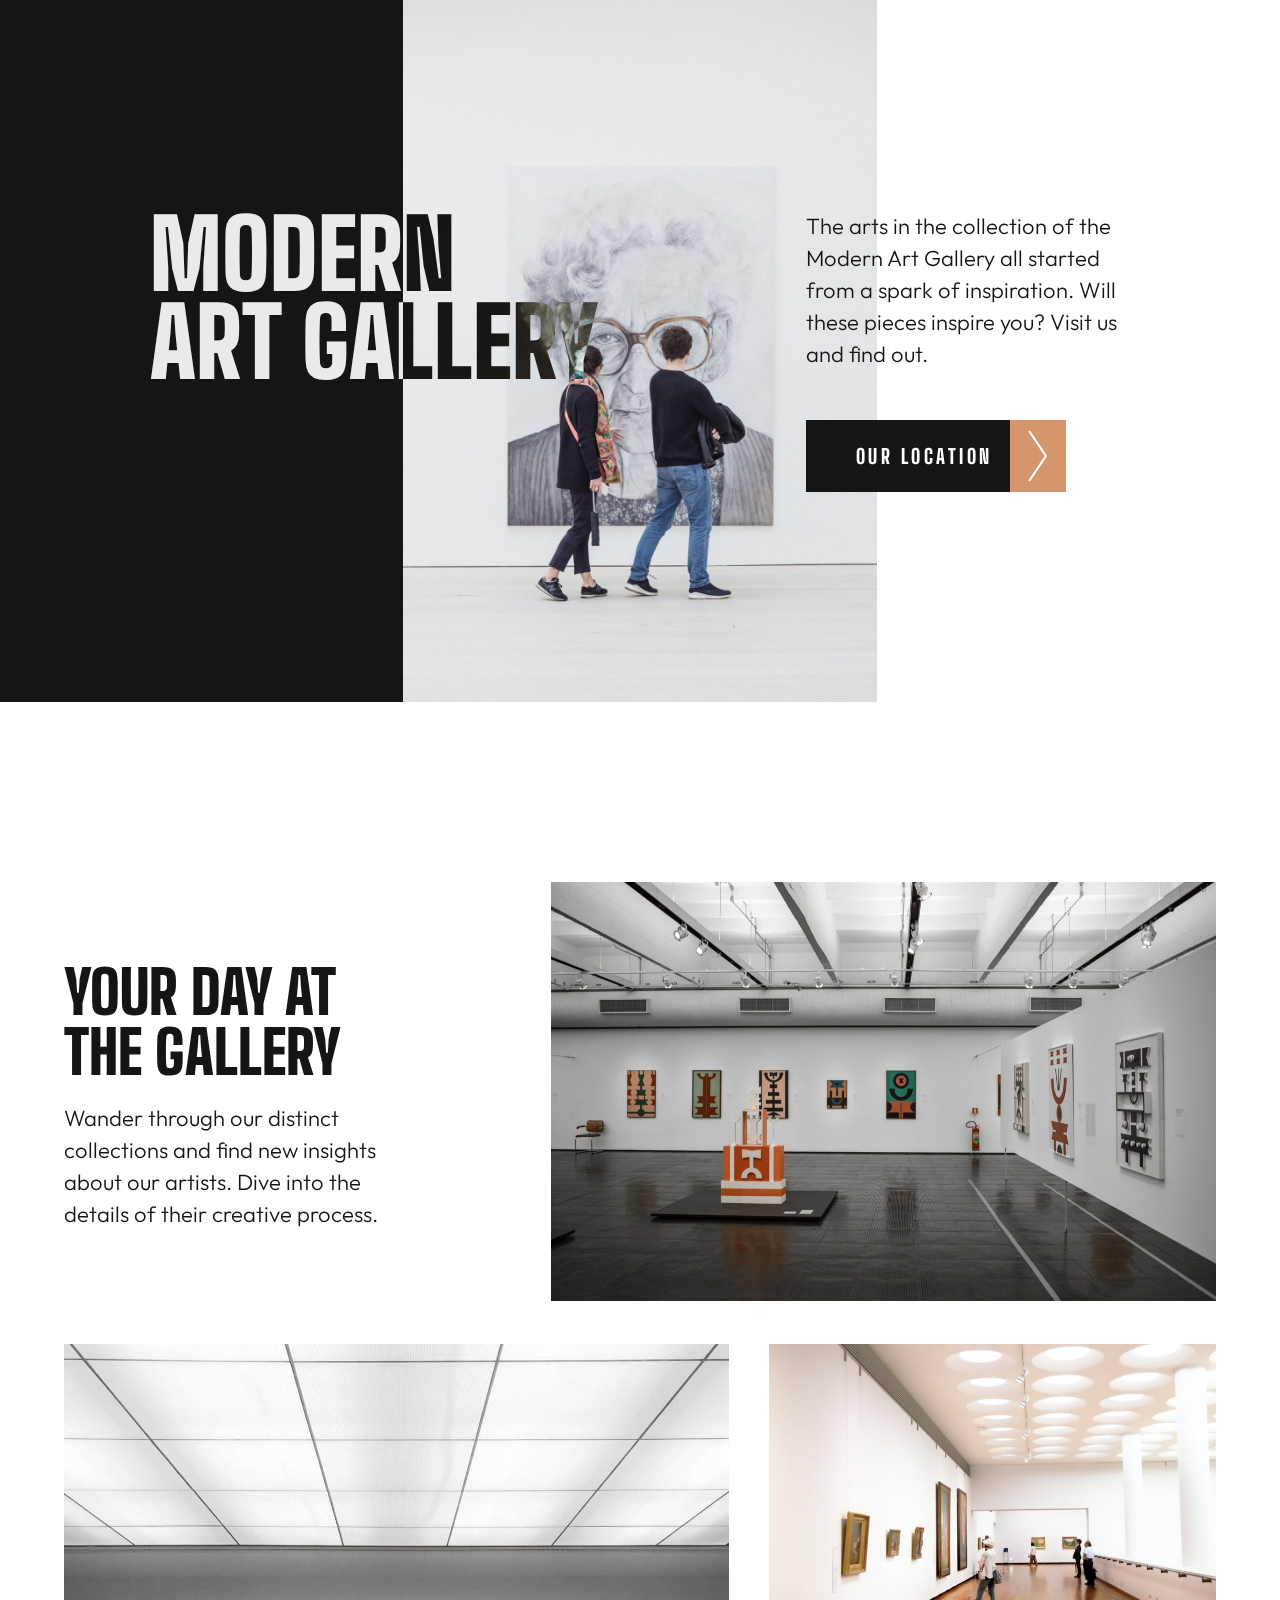
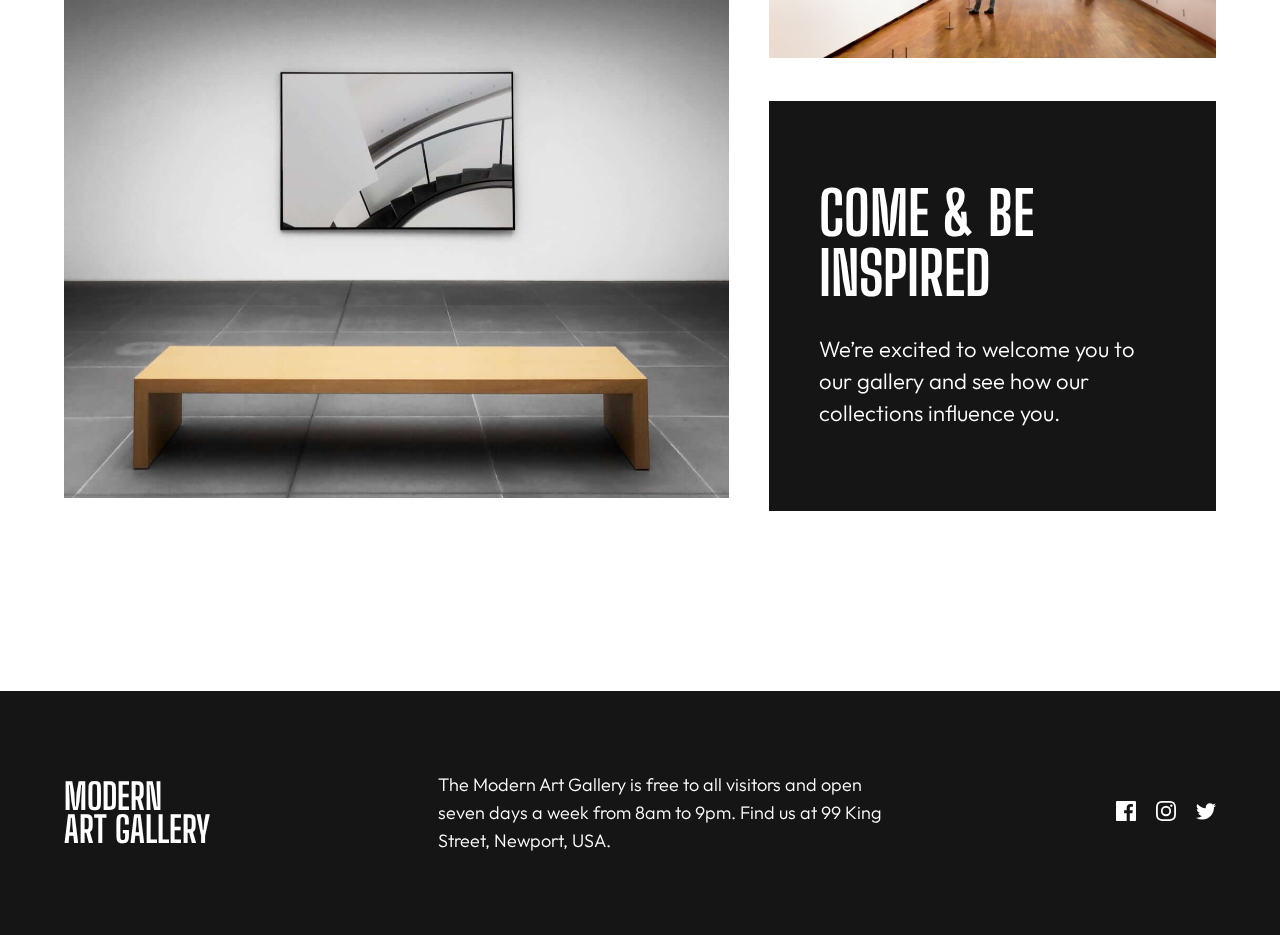
<file: index.html>
<!DOCTYPE html>
<html lang="en">
  <head>
    <meta charset="UTF-8" />
    <meta name="viewport" content="width=device-width, initial-scale=1.0" />

    <link
      rel="icon"
      type="image/png"
      sizes="32x32"
      href="./assets/favicon-32x32.png"
    />

    <title>Frontend Mentor | Modern Art Gallery</title>

    <link rel="stylesheet" href="./css/styles.css" />
  </head>
  <body>
    <main id="main">
      <section class="hero">
        <div class="desktop spacer spacer-left"></div>
        <img
          class="mobile"
          src="./assets/mobile/image-hero@2x.jpg"
          alt="Patrons viewing our art"
        />
        <img
          class="tablet"
          src="./assets/tablet/image-hero@2x.jpg"
          alt="Patrons viewing our art"
        />
        <img
          class="desktop"
          src="./assets/desktop/image-hero@2x.jpg"
          alt="Patrons viewing our art"
        />
        <div class="desktop spacer"></div>

        <div class="hero-content">
          <div class="hero-container">
            <div class="hero-text">
              <h1>Modern<br />Art Gallery</h1>

              <div class="hero-body">
                <p class="med-body">
                  The arts in the collection of the Modern Art Gallery all
                  started from a spark of inspiration. Will these pieces inspire
                  you? Visit us and find out.
                </p>
                <a href="./location.html" class="btn-primary"
                  >Our location
                  <span><img src="./assets/icon-arrow-right.svg" alt="" /></span
                ></a>
              </div>
            </div>
          </div>
        </div>
      </section>

      <section class="grid-gallery container">
        <figure class="img-top">
          <img
            class="desktop img-top"
            src="./assets/desktop/image-grid-1@2x.jpg"
            alt="View of the gallery"
          />
          <img
            class="tablet img-top"
            src="./assets/tablet/image-grid-1@2x.jpg"
            alt="View of the gallery"
          />
          <img
            class="mobile img-top"
            src="./assets/mobile/image-grid-1@2x.jpg"
            alt="View of the gallery"
          />
        </figure>
        <article class="card-top">
          <h3>Your day at the gallery</h3>
          <p class="med-body">
            Wander through our distinct collections and find new insights about
            our artists. Dive into the details of their creative process.
          </p>
        </article>
        <figure class="img-left">
          <img
            class="desktop img-left"
            src="./assets/desktop/image-grid-2@2x.jpg"
            alt="A bench in front of a painting"
          />
          <img
            class="tablet img-left"
            src="./assets/tablet/image-grid-2@2x.jpg"
            alt="A bench in front of a painting"
          />
          <img
            class="mobile img-left"
            src="./assets/mobile/image-grid-2@2x.jpg"
            alt="A bench in front of a painting"
          />
        </figure>
        <figure class="img-right">
          <img
            class="desktop img-right"
            src="./assets/desktop/image-grid-3@2x.jpg"
            alt="People looking at art"
          />
          <img
            class="tablet img-right"
            src="./assets/tablet/image-grid-3@2x.jpg"
            alt="People looking at art"
          />
          <img
            class="mobile img-right"
            src="./assets/mobile/image-grid-3@2x.jpg"
            alt="People looking at art"
          />
        </figure>
        <article class="card-bottom">
          <h3>Come & Be Inspired</h3>
          <p class="med-body">
            We’re excited to welcome you to our gallery and see how our
            collections influence you.
          </p>
        </article>
      </section>
    </main>

    <footer class="footer">
      <div class="container">
        <div class="col">
          <h4>
            Modern<br />
            Art Gallery
          </h4>
        </div>
        <div class="col">
          <p class="small-body">
            The Modern Art Gallery is free to all visitors and open seven days a
            week from 8am to 9pm. Find us at 99 King Street, Newport, USA.
          </p>
        </div>
        <div class="social-col">
          <a href="#"
            ><img src="./assets/icon-facebook.svg" alt="Facebook"
          /></a>
          <a href="#"
            ><img src="./assets/icon-instagram.svg" alt="Instagram"
          /></a>
          <a href="#"><img src="./assets/icon-twitter.svg" alt="Twitter" /></a>
        </div>
      </div>
    </footer>
  </body>
</html>
</file>
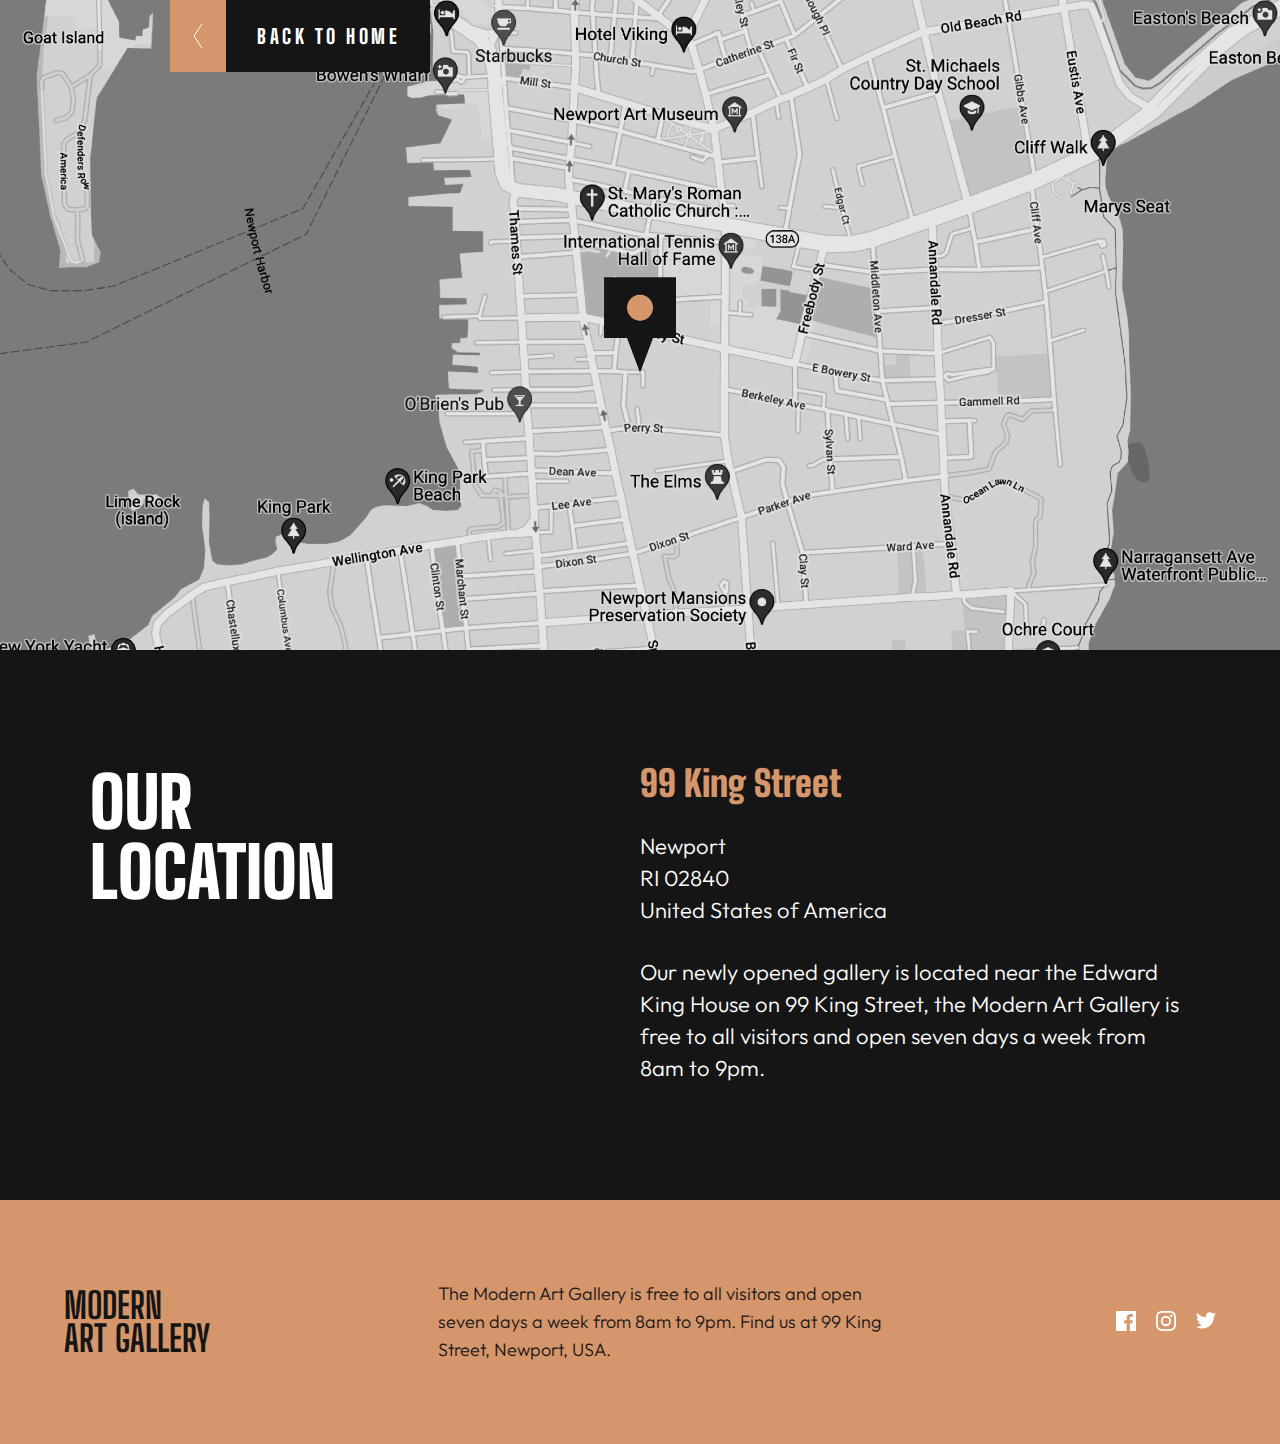
<file: location.html>
<!DOCTYPE html>
<html lang="en">
  <head>
    <meta charset="UTF-8" />
    <meta name="viewport" content="width=device-width, initial-scale=1.0" />

    <link
      rel="icon"
      type="image/png"
      sizes="32x32"
      href="./assets/favicon-32x32.png"
    />

    <title>Frontend Mentor | Modern Art Gallery Location</title>

    <link rel="stylesheet" href="./css/styles.css" />
  </head>
  <body>
    <main id="main">
      <section class="map">
        <a href="./index.html" class="btn-secondary"
          ><span
            ><img src="./assets/icon-arrow-left.svg" alt="Left Arrow" /></span
          >Back To Home
        </a>
      </section>

      <section class="location">
        <div class="grid grid-cols-2 container">
          <div class="section-heading">
            <h2>
              Our<br />
              Location
            </h2>
          </div>
          <div class="content">
            <h4>99 King Street</h4>
            <p class="med-body address">
              Newport<br />
              RI 02840<br />
              United States of America
            </p>
            <p class="med-body description">
              Our newly opened gallery is located near the Edward King House on
              99 King Street, the Modern Art Gallery is free to all visitors and
              open seven days a week from 8am to 9pm.
            </p>
          </div>
        </div>
      </section>
    </main>

    <footer class="footer gold">
      <div class="container">
        <div class="col">
          <h4>
            Modern<br />
            Art Gallery
          </h4>
        </div>
        <div class="col">
          <p class="small-body">
            The Modern Art Gallery is free to all visitors and open seven days a
            week from 8am to 9pm. Find us at 99 King Street, Newport, USA.
          </p>
        </div>
        <div class="social-col">
          <a href="#"
            ><img src="./assets/icon-facebook.svg" alt="Facebook"
          /></a>
          <a href="#"
            ><img src="./assets/icon-instagram.svg" alt="Instagram"
          /></a>
          <a href="#"><img src="./assets/icon-twitter.svg" alt="Twitter" /></a>
        </div>
      </div>
    </footer>
  </body>
</html>
</file>
<file: css/styles.css>
@import url('https://fonts.googleapis.com/css2?family=Big+Shoulders+Display:wght@300;400;500;600;700;800;900&family=Outfit:wght@300;400&display=swap');

:root {
  --gold-clr: #d5966c;
  --black-clr: #151515;
  --grey-clr: #444;
  --white-clr: #fff;
}

* {
  margin: 0;
  padding: 0;
  box-sizing: border-box;
}

html {
  font-size: 62.5%;
}

body {
  font-family: 'Big Shoulders Display', cursive;
  font-weight: 300;
  font-size: 1.6rem;
  color: var(--black-clr);
  overflow-x: hidden;
}

h1 {
  font-size: 9.6rem;
}

h2 {
  font-size: 7rem;
  line-height: 7rem;
}

h3 {
  font-size: 6rem;
  line-height: 6rem;
  text-transform: uppercase;
}

h4 {
  font-size: 3.6rem;
  line-height: 3.3rem;
}

.med-body {
  font-size: 2.2rem;
  font-family: 'Outfit', sans-serif;
  line-height: 3.2rem;
}

.small-body {
  font-size: 1.8rem;
  font-family: 'Outfit', sans-serif;
  line-height: 2.8rem;
}

.container {
  max-width: min(90%, 120rem);
  margin: 0 auto;
}

a {
  text-decoration: none;
}

.btn-primary {
  display: flex;
  justify-content: space-between;
  align-items: center;
  text-align: center;
  width: 26rem;
  height: 7.2rem;
  padding-left: 5rem;
  background-color: var(--black-clr);
  color: var(--white-clr);
  font-size: 2rem;
  font-weight: 800;
  letter-spacing: 3.5px;
  line-height: 2.4rem;
  text-transform: uppercase;
  transition: all 0.25s ease-in-out;
}

.btn-primary span,
.btn-secondary span {
  background-color: var(--gold-clr);
  width: 5.6rem;
  height: 100%;
  display: flex;
  justify-content: center;
  align-items: center;
}

.btn-primary:hover,
.btn-secondary:hover {
  background-color: var(--gold-clr);
}

.btn-primary:hover span,
.btn-secondary:hover span {
  background-color: var(--black-clr);
}

.btn-secondary {
  display: flex;
  justify-content: space-between;
  align-items: center;
  text-align: center;
  width: 26rem;
  height: 7.2rem;
  padding-right: 3rem;
  background-color: var(--black-clr);
  color: var(--white-clr);
  font-size: 2rem;
  font-weight: 800;
  letter-spacing: 3.5px;
  line-height: 2.4rem;
  text-transform: uppercase;
  transition: all 0.25s ease-in-out;
}

.tablet,
.mobile {
  display: none;
}

.desktop {
  display: initial;
}

.grid {
  display: grid;
}

.grid-cols-2 {
  grid-template-columns: repeat(2, 1fr);
}

/* Hero */
.hero {
  display: flex;
  position: relative;
}

.hero .spacer-left {
  z-index: 1;
  background-color: var(--black-clr);
  mix-blend-mode: difference;
}

.hero img {
  width: 37%;
  max-width: 60rem;
}

.hero .spacer {
  flex-grow: 1;
}

.hero .hero-content {
  position: absolute;
  inset: 0;
}

.hero .hero-content .hero-container {
  height: 100%;
  display: flex;
  align-items: center;
  max-width: 88em;
  padding-inline: 15rem;
}

.hero .hero-text {
  flex-direction: row;
  gap: initial;
  width: 100%;
  display: flex;
  justify-content: space-between;
  gap: 2rem;
}

.hero .hero-text h1 {
  mix-blend-mode: difference;
  width: 100%;

  font-weight: 900;
  line-height: 88px;

  text-transform: uppercase;
  color: var(--white-clr);
}

.hero-text .hero-body {
  gap: 4rem;
}

.hero-text .hero-body p {
  max-width: 50rem;
}

.hero-text .hero-body .btn-primary {
  margin-top: 5rem;
}

/* Grid gallery */
.grid-gallery {
  display: grid;
  grid-template-areas:
    'card1 img1 img1'
    'img2 img2 img3'
    'img2 img2 card2';
  grid-template-columns: 1fr 0.4fr 1fr;
  gap: 4rem;
  padding-block: 18rem;
}

.grid-gallery img {
  max-width: 100%;
}

.img-top {
  grid-area: img1;
}

.card-top {
  grid-area: card1;
  max-width: 35rem;
  justify-self: start;
  margin-top: 8rem;
}

.card-top h3 {
  margin-bottom: 2rem;
  font-weight: 900;
}

.img-left {
  grid-area: img2;
}

.img-right {
  grid-area: img3;
}

.card-bottom {
  grid-area: card2;
  background-color: var(--black-clr);
  color: var(--white-clr);
  height: 41rem;
  display: flex;
  flex-direction: column;
  justify-content: center;
  gap: 3rem;
  padding: 5rem;
}

/* Footer */
.footer {
  background-color: var(--black-clr);
  color: var(--white-clr);
  padding-block: 8rem;
}

.footer .container {
  display: flex;
  justify-content: space-between;
  align-items: center;
}

.footer .col {
  max-width: 45rem;
}

.footer h4 {
  text-transform: uppercase;
}

.footer .col p {
  font-weight: 300;
}

.footer .social-col {
  display: flex;
  justify-content: space-between;
  align-items: center;
  gap: 2rem;
}

.social-col svg {
  transition: fill 0.25s ease-in-out;
}

.social-col svg:hover {
  fill: var(--gold-clr);
}

/* -------------------------- */
/* Location Page */
/* -------------------------- */

/* Map */
.map {
  background: url('../assets/desktop/image-map@2x.png') no-repeat;
  background-size: cover;
  background-position: center;
  min-height: 65rem;
  position: relative;
}

.map .btn-secondary {
  position: absolute;
  top: 0;
  left: 17rem;
}

/* Location section */
.location {
  min-height: 55rem;
  display: flex;
  align-items: center;
  background-color: var(--black-clr);
  color: var(--white-clr);
}

.location .section-heading h2 {
  text-transform: uppercase;
  font-weight: 900;
}

.location .content h4 {
  color: var(--gold-clr);
  font-weight: 900;
  margin-bottom: 3rem;
}

.location .content .address {
  margin-bottom: 3rem;
}

.location .content .description {
  max-width: 55rem;
}

/* Location Footer */
.footer.gold {
  background-color: var(--gold-clr);
  color: var(--black-clr);
}

/* -------------------------- */
/* Media Queries */
/* -------------------------- */

@media screen and (max-width: 900px) {
  .hero .hero-text {
    flex-direction: column;
    padding-left: 50%;
    gap: 3rem;
  }

  .hero .hero-text h1 {
    mix-blend-mode: unset;
    color: var(--black-clr);
  }

  .hero .hero-body p {
    max-width: 100%;
  }

  .hero img {
    width: 57%;
    height: auto;
  }

  .grid-gallery {
    gap: 1.2rem;
  }

  .card-top {
    margin-top: 2rem;
    height: 100%;
    margin-right: 2rem;
  }

  .card-top h3 {
    font-size: 5rem;
  }

  .card-top .med-body {
    font-size: 1.8rem;
  }

  .img-left {
    height: 100%;
  }

  .card-bottom {
    height: 100%;
  }

  .card-bottom h3 {
    font-size: 5rem;
    width: 22rem;
  }

  .card-bottom .med-body {
    font-size: 1.8rem;
  }

  .map .btn-secondary {
    left: 2rem;
  }

  .location .section-heading h2 {
    font-size: 5.5rem;
  }

  .location .content h4 {
    font-size: 3.2rem;
  }

  .location .content p {
    font-size: 1.8rem;
  }

  .footer .small-body {
    max-width: 30rem;
  }

  .desktop {
    display: none;
  }

  .tablet {
    display: block;
  }
}

@media screen and (max-width: 600px) {
  .hero {
    margin-bottom: 38rem;
  }
  .hero .hero-content .hero-container {
    max-width: 24rem;
  }

  .hero img {
    width: 100%;
    height: auto;
  }

  .hero .hero-content {
    top: 52rem;
    left: -14rem;
  }

  .hero .hero-text {
    flex-direction: row;
  }

  .hero-body {
    margin-top: 20rem;
  }

  .hero .hero-text h1 {
    font-size: 6rem;
    line-height: 5.5rem;
  }

  .herotext .med-body {
    font-size: 1.8rem;
    margin-top: 18rem;
  }

  .hero-text .hero-body .btn-primary {
    margin-top: 3.2rem;
  }

  .grid-gallery {
    grid-template-areas:
      'img1'
      'card1'
      'img2'
      'img3'
      'card2';
    grid-template-columns: 1fr;
  }

  .grid-cols-2 {
    grid-template-columns: 1fr;
  }

  .mobile {
    display: initial;
  }

  .tablet {
    display: none;
  }

  .desktop {
    display: none;
  }

  .footer .container {
    flex-direction: column;
    align-items: flex-start;
    gap: 3.8rem;
  }
}
</file>
